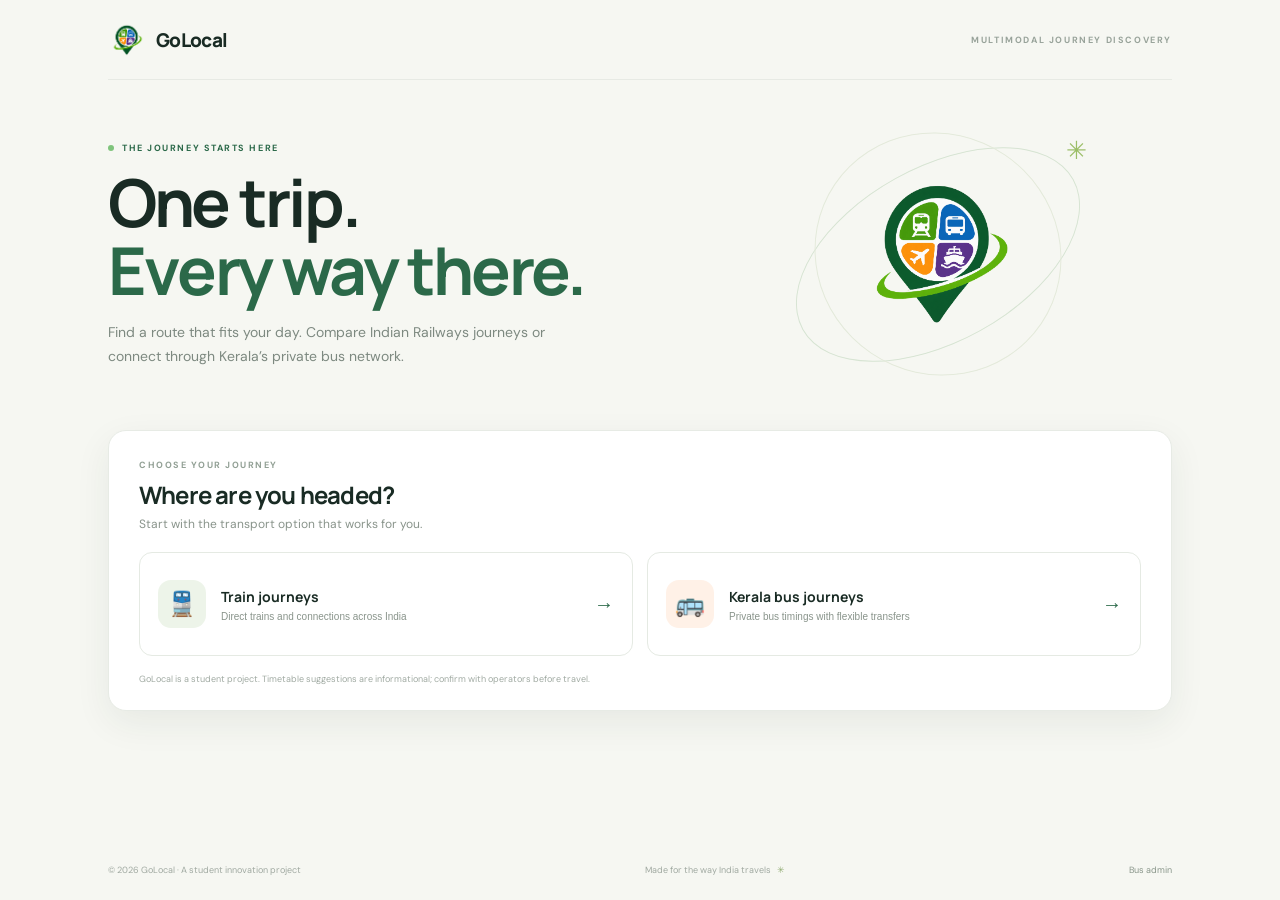
<file: index.html>
<!doctype html>
<html lang="en">
<head>
  <meta charset="utf-8" />
  <meta name="viewport" content="width=device-width, initial-scale=1" />
  <meta name="theme-color" content="#f6f7f2" />
  <meta name="description" content="GoLocal helps you discover train and bus journeys across India." />
  <meta name="mobile-web-app-capable" content="yes" />
  <meta name="apple-mobile-web-app-capable" content="yes" />
  <meta name="apple-mobile-web-app-status-bar-style" content="default" />
  <link rel="manifest" href="/manifest.webmanifest" />
  <link rel="icon" type="image/png" sizes="192x192" href="/icons/icon-192.png" />
  <link rel="apple-touch-icon" href="/icons/icon-192.png" />
  <title>GoLocal — Multimodal journey discovery</title>
  <link rel="preconnect" href="https://fonts.googleapis.com">
  <link rel="preconnect" href="https://fonts.gstatic.com" crossorigin>
  <link href="https://fonts.googleapis.com/css2?family=DM+Sans:wght@400;500;600;700&family=Manrope:wght@400;500;600;700;800&display=swap" rel="stylesheet">
  <link rel="stylesheet" href="styles.css" />
  <link rel="stylesheet" href="app-states.css" />
</head>
<body>
  <main class="launch-page" id="launchPage">
    <header class="launch-topbar"><a class="brand" href="/" aria-label="GoLocal home"><span class="brand-mark" aria-hidden="true"><img src="/icons/golocal-mark.png" alt="" /></span><span>GoLocal</span></a><span class="launch-top-label">MULTIMODAL JOURNEY DISCOVERY</span></header>
    <section class="launch-hero"><div class="launch-copy"><div class="eyebrow"><span class="eyebrow-dot"></span> THE JOURNEY STARTS HERE</div><h1>One trip.<br><em>Every way there.</em></h1><p>Find a route that fits your day. Compare Indian Railways journeys or connect through Kerala’s private bus network.</p></div><div class="launch-art" aria-hidden="true"><div class="launch-orbit orbit-one"></div><div class="launch-orbit orbit-two"></div><div class="launch-pin"><img src="/icons/golocal-mark.png" alt="" /></div><span class="launch-spark">✳</span></div></section>
    <section class="launch-options" aria-labelledby="launchOptionsTitle"><div class="launch-section-kicker">CHOOSE YOUR JOURNEY</div><h2 id="launchOptionsTitle">Where are you headed?</h2><p>Start with the transport option that works for you.</p><div class="launch-mode-grid"><button class="launch-mode-card train-mode" type="button" data-open-app="train"><span class="mode-icon">🚆</span><span class="mode-card-copy"><strong>Train journeys</strong><small>Direct trains and connections across India</small></span><span class="mode-arrow">→</span></button><button class="launch-mode-card bus-mode" type="button" data-open-app="bus"><span class="mode-icon">🚌</span><span class="mode-card-copy"><strong>Kerala bus journeys</strong><small>Private bus timings with flexible transfers</small></span><span class="mode-arrow">→</span></button></div><div class="launch-note">GoLocal is a student project. Timetable suggestions are informational; confirm with operators before travel.</div></section>
    <footer class="launch-footer"><span>© 2026 GoLocal · A student innovation project</span><span>Made for the way India travels <i>✳</i></span><a href="/admin.html">Bus admin</a></footer>
  </main>
  <div class="app-shell" id="trainApp" hidden>
    <aside class="sidebar">
      <a class="brand" href="#top" aria-label="GoLocal home"><span class="brand-mark" aria-hidden="true"><img src="/icons/golocal-mark.png" alt="" /></span><span>GoLocal</span></a>
      <div class="side-label">YOUR JOURNEY</div>
      <nav class="side-nav" aria-label="Main navigation">
        <a class="nav-item active" href="#search"><span class="nav-icon">⌕</span><span>Find trains</span></a>
        <a class="nav-item" href="#results"><span class="nav-icon">▤</span><span>My journeys</span><span class="nav-soon">SOON</span></a>
        <a class="nav-item" href="#info"><span class="nav-icon">◷</span><span>Live status</span></a>
      </nav>
      <div class="side-bottom">
        <div class="help-card"><div class="help-icon">✦</div><strong>Travel, made simpler.</strong><p>One place to explore your next journey across India.</p><a href="#about">About GoLocal <span>↗</span></a></div>
        <div class="student-tag"><span class="status-dot"></span> Student project <span class="tag-country">INDIA</span></div>
      </div>
    </aside>

    <main class="main-content" id="top">
      <header class="topbar"><div class="train-topbar-left"><button class="back-launch" type="button" data-open-app="home">← Home</button><div class="breadcrumb">Explore <span>/</span> <strong>Trains</strong></div></div><div class="top-actions"><span class="today-label" id="todayLabel"></span><button class="icon-button install-button" id="installButton" type="button" title="Install GoLocal" aria-label="Install GoLocal" hidden>↓</button><div class="avatar">G</div></div></header>
      <section class="hero" id="search">
        <div class="hero-copy"><div class="eyebrow"><span class="eyebrow-dot"></span> THE JOURNEY STARTS HERE</div><h1>Where would you<br><em>like to go?</em></h1><p>Find a train that fits your plans. Compare journeys, timings and more.</p></div>
        <div class="hero-art" aria-hidden="true"><div class="sun"></div><div class="hill hill-back"></div><div class="hill hill-front"></div><div class="track"></div><div class="train-art"><div class="train-window"></div><div class="train-window"></div><div class="train-window"></div><div class="train-wheel"></div><div class="train-wheel w2"></div></div><div class="art-spark s1">✳</div><div class="art-spark s2">✦</div></div>
      </section>

      <section class="search-card" aria-label="Search trains">
        <div class="search-fields">
          <div class="field"><span class="field-label">FROM</span><span class="field-main"><span class="field-icon">◉</span><input id="fromInput" value="New Delhi" aria-label="From station" autocomplete="off"/><button class="clear-field" data-clear="fromInput" aria-label="Clear origin">×</button></span><span class="field-sub" id="fromCode">NDLS · New Delhi</span><div class="station-suggestions" id="fromSuggestions" role="listbox" hidden></div></div>
          <button class="swap-button" id="swapButton" aria-label="Swap stations">⇄</button>
          <div class="field"><span class="field-label">TO</span><span class="field-main"><span class="field-icon destination">◎</span><input id="toInput" value="Mumbai Central" aria-label="To station" autocomplete="off"/><button class="clear-field" data-clear="toInput" aria-label="Clear destination">×</button></span><span class="field-sub" id="toCode">MMCT · Mumbai Central</span><div class="station-suggestions" id="toSuggestions" role="listbox" hidden></div></div>
          <label class="field date-field"><span class="field-label">JOURNEY DATE</span><span class="field-main"><span class="field-icon">▦</span><input id="dateInput" type="date" aria-label="Journey date"/></span><span class="field-sub" id="dateHint">Select your travel date</span></label>
          <label class="field class-field"><span class="field-label">TRAVEL CLASS</span><span class="field-main"><span class="field-icon">▣</span><select id="classSelect" aria-label="Travel class"><option value="All classes">All classes</option><option>Sleeper (SL)</option><option>AC 3 Tier (3A)</option><option>AC 2 Tier (2A)</option><option>AC First Class (1A)</option><option>Chair Car (CC)</option></select></span><span class="field-sub">Choose a class</span></label>
        </div>
        <div class="via-stop-row"><button type="button" class="add-via-button" id="toggleVia"><span>＋</span> Add a mid-stop</button><span class="via-helper">Optional · choose a station you want to travel through</span><div class="via-field" id="viaField" hidden><div class="via-input-wrap"><span class="field-icon destination">◎</span><input id="viaInput" aria-label="Mid-stop station" placeholder="Search a station or state" autocomplete="off"/><span class="via-code" id="viaCode">Choose a mid-stop station</span><span class="via-field-caption">MID-STOP</span><div class="station-suggestions" id="viaSuggestions" role="listbox" hidden></div></div><button type="button" id="removeVia" class="remove-via" aria-label="Remove mid-stop">×</button></div></div>
        <datalist id="stations"><option value="New Delhi" label="NDLS"></option><option value="Mumbai Central" label="MMCT"></option><option value="Howrah Junction" label="HWH"></option><option value="Chennai Central" label="MAS"></option><option value="Bengaluru City" label="SBC"></option><option value="Ahmedabad Junction" label="ADI"></option><option value="Jaipur Junction" label="JP"></option><option value="Lucknow Charbagh" label="LKO"></option><option value="Pune Junction" label="PUNE"></option><option value="Agra Cantt" label="AGC"></option><option value="Varanasi Junction" label="BSB"></option><option value="Hyderabad Deccan" label="HYB"></option><option value="Ghaziabad" label="GZB"></option><option value="Kanpur Central" label="CNB"></option><option value="Prayagraj Junction" label="PRYJ"></option><option value="Lokmanyatilak" label="LTT"></option><option value="Mumbai CSMT" label="CSMT"></option><option value="Thiruvananthapuram Central" label="TVC"></option><option value="Thiruvananthapuram North (Kochuveli)" label="TVCN"></option><option value="Ernakulam Junction" label="ERS"></option><option value="Ernakulam Town" label="ERN"></option><option value="Kozhikode" label="CLT"></option><option value="Thrissur" label="TCR"></option><option value="Kollam Junction" label="QLN"></option><option value="Alappuzha" label="ALLP"></option><option value="Kottayam" label="KTYM"></option><option value="Palakkad Junction" label="PGT"></option><option value="Palakkad Town" label="PGTN"></option><option value="Shoranur Junction" label="SRR"></option><option value="Kannur" label="CAN"></option><option value="Kasaragod" label="KGQ"></option><option value="Thalassery" label="TLY"></option><option value="Tirur" label="TIR"></option><option value="Chengannur" label="CNGR"></option><option value="Kayamkulam Junction" label="KYJ"></option><option value="Aluva" label="AWY"></option><option value="Angamaly for Kalady" label="AFK"></option><option value="Cherthala" label="SRTL"></option><option value="Mavelikara" label="MVLK"></option><option value="Thiruvalla" label="TRVL"></option><option value="Karunagappalli" label="KPY"></option><option value="Varkala Sivagiri" label="VAK"></option><option value="Payyanur" label="PAY"></option><option value="Kanhangad" label="KZE"></option><option value="Vadakara" label="BDJ"></option><option value="Ferok" label="FK"></option></datalist>
        <div class="search-footer"><span class="search-note"><span class="small-lock">✳</span><span id="stationCount">Loading station directory…</span></span><button class="search-button" id="searchButton"><span>Find trains</span><span class="button-arrow">→</span></button></div>
      </section>

      <section class="results-section" id="results">
        <div class="results-heading"><div><div class="section-kicker">YOUR OPTIONS</div><h2 id="resultsTitle">Popular journeys</h2><p id="resultsSubtitle">A few routes to get your journey started.</p></div><button class="filter-button" id="sortButton"><span>↕</span> Earliest departure</button></div>
        <div class="plan-tabs" role="tablist" aria-label="Journey plan type"><button class="plan-tab active" role="tab" aria-selected="true" data-plan="direct">Direct trains <span id="directCount">—</span></button><button class="plan-tab" role="tab" aria-selected="false" data-plan="connections">Connecting journeys <span id="connectionCount">—</span></button><span class="plan-tab-note" id="planTabNote">Up to one transfer</span></div>
        <div class="notice"><span class="notice-mark">i</span><span><strong>NTES timetable and running information.</strong> This uses an unofficial NTES client; data may be incomplete. Fares and booking availability are not provided. <a href="https://enquiry.indianrail.gov.in/mntes/" target="_blank" rel="noreferrer">Verify with official NTES ↗</a>.</span></div>
        <div class="train-list" id="trainList"></div>
        <div class="empty-state" id="emptyState" hidden><div class="empty-icon">⌕</div><h3>No trains found</h3><p>Check station codes, or change your date or class.</p><button id="resetSearch">Search New Delhi to Mumbai</button></div>
      </section>

      <section class="info-strip" id="info"><div class="info-icon">◷</div><div><strong>Need live train running status?</strong><p>NTES is the official National Train Enquiry System for train-running updates.</p></div><a href="https://enquiry.indianrail.gov.in/mntes/" target="_blank" rel="noreferrer" class="info-link">Open NTES <span>↗</span></a></section>
      <footer id="about"><span>© 2026 GoLocal · A student innovation project</span><span>Made for the way India travels <i>✳</i></span></footer>
    </main>
  </div>
  <div class="bus-page" id="busApp" hidden>
    <header class="bus-topbar"><button class="back-launch" type="button" data-open-app="home">← GoLocal</button><span class="bus-topbar-title">KERALA BUS PLANNER</span><button class="bus-switch-mode" type="button" data-open-app="train">Plan by train →</button></header>
    <main class="bus-main">
      <section class="bus-hero"><div class="eyebrow"><span class="eyebrow-dot"></span> KERALA PRIVATE BUS TIMINGS</div><h1>Plan a bus journey<br><em>with connections.</em></h1><p>Choose any Kerala bus stops and set how many changes you’re willing to make.</p></section>
      <section class="search-card bus-search-card" aria-label="Search Kerala bus journeys">
        <div class="bus-search-fields">
          <div class="field bus-field"><span class="field-label">FROM BUS STOP</span><span class="field-main"><span class="field-icon">◉</span><input id="busFromInput" placeholder="Search a Kerala bus stop" autocomplete="off" aria-label="From bus stop"/><button class="clear-field" data-bus-clear="busFromInput" type="button" aria-label="Clear origin">×</button></span><span class="field-sub" id="busFromHint">Choose a stop from suggestions</span><div class="station-suggestions bus-suggestions" id="busFromSuggestions" role="listbox" hidden></div></div>
          <button class="swap-button" id="busSwapButton" type="button" aria-label="Swap bus stops">⇄</button>
          <div class="field bus-field"><span class="field-label">TO BUS STOP</span><span class="field-main"><span class="field-icon destination">◎</span><input id="busToInput" placeholder="Search a Kerala bus stop" autocomplete="off" aria-label="To bus stop"/><button class="clear-field" data-bus-clear="busToInput" type="button" aria-label="Clear destination">×</button></span><span class="field-sub" id="busToHint">Choose a stop from suggestions</span><div class="station-suggestions bus-suggestions" id="busToSuggestions" role="listbox" hidden></div></div>
          <label class="field"><span class="field-label">LEAVE AFTER</span><span class="field-main"><span class="field-icon">◷</span><input id="busLeaveAfter" type="time" value="06:00" aria-label="Leave after"/></span><span class="field-sub">Searches scheduled departures</span></label>
          <label class="field"><span class="field-label">MAX CHANGES</span><span class="field-main"><span class="field-icon">⇄</span><input id="busMaxTransfers" type="number" min="0" max="25" value="3" aria-label="Maximum bus changes"/></span><span class="field-sub">0 means direct buses only</span></label>
        </div>
        <div class="bus-search-footer"><label class="unlimited-toggle"><input id="busUnlimited" type="checkbox"/><span>No transfer limit</span></label><span class="bus-source-status" id="busSourceStatus">Bus stops load from the community timetable</span><button class="search-button" id="busSearchButton" type="button"><span>Find bus journeys</span><span class="button-arrow">→</span></button></div>
      </section>
      <section class="bus-results-section" aria-live="polite"><div class="results-heading"><div><div class="section-kicker">YOUR BUS OPTIONS</div><h2 id="busResultsTitle">Kerala bus connections</h2><p id="busResultsSubtitle">Choose two stops to find bus journeys.</p></div></div><div id="busResultsList" class="bus-results-list"></div></section>
      <aside class="bus-disclaimer"><strong>About these timings</strong><p>Schedules come from the community-converted <a href="https://github.com/amith-vp/Kerala-Private-Bus-Timing" target="_blank" rel="noreferrer">Kerala Private Bus Timing dataset</a>. Coverage and times may be incomplete or outdated. This is not live tracking; confirm with the bus operator before travel.</p></aside>
      <footer class="bus-footer">© 2026 GoLocal · Student innovation project</footer>
    </main>
  </div>
  <div class="toast" id="toast" role="status" aria-live="polite"></div>
  <script src="app.js"></script>
  <script src="bus-app.js"></script>
  <script data-name="BMC-Widget" data-cfasync="false" src="https://cdnjs.buymeacoffee.com/1.0.0/widget.prod.min.js" data-id="alvinthomas206" data-description="Support me on Buy me a coffee!" data-message="" data-color="#40DCA5" data-position="Right" data-x_margin="18" data-y_margin="18"></script>
</body>
</html>
</file>
<file: styles.css>
:root{--ink:#192b24;--muted:#77827b;--line:#e5e9e3;--paper:#fff;--canvas:#f6f7f2;--green:#2b6949;--green-dark:#1f5039;--lime:#d9f06b;--orange:#f0a26b;--shadow:0 12px 36px rgba(34,57,44,.07)}*{box-sizing:border-box}html{scroll-behavior:smooth}body{margin:0;background:var(--canvas);color:var(--ink);font-family:"DM Sans",sans-serif;font-size:14px}.app-shell{min-height:100vh;display:flex}.sidebar{width:248px;background:#fff;border-right:1px solid #e8ebe5;padding:29px 18px 22px;display:flex;flex-direction:column;position:fixed;inset:0 auto 0 0;z-index:5}.brand{display:flex;align-items:center;gap:10px;text-decoration:none;color:var(--ink);font-family:Manrope,sans-serif;font-weight:800;font-size:19px;letter-spacing:-.7px;padding:0 10px;margin-bottom:65px}.brand-mark{width:29px;height:29px;border-radius:9px;background:var(--green);color:white;display:grid;place-items:center;font-size:20px;line-height:1;letter-spacing:-2px}.brand-mark span{color:var(--lime)}.side-label,.section-kicker{font-size:10px;font-weight:700;letter-spacing:1.4px;color:#9aa49c}.side-label{padding:0 12px;margin-bottom:13px}.side-nav{display:grid;gap:5px}.nav-item{height:46px;border-radius:9px;display:flex;align-items:center;gap:13px;padding:0 13px;text-decoration:none;color:#657169;font-weight:600;font-size:13px}.nav-item:hover,.nav-item.active{background:#f0f5ed;color:var(--green)}.nav-item.active{font-weight:700}.nav-icon{font-size:20px;width:19px;text-align:center}.nav-soon{font-size:8px;letter-spacing:.6px;background:#f4f5f1;color:#99a39b;padding:4px 6px;border-radius:4px;margin-left:auto}.side-bottom{margin-top:auto}.help-card{background:#f4f6ef;border-radius:12px;padding:17px 15px;margin:0 3px 18px}.help-icon{width:28px;height:28px;border-radius:9px;background:var(--lime);color:var(--green);display:grid;place-items:center;font-size:15px;margin-bottom:13px}.help-card strong{font-size:12px}.help-card p{font-size:11px;color:#7d887f;line-height:1.6;margin:6px 0 13px}.help-card a{font-size:11px;color:var(--green);font-weight:700;text-decoration:none}.help-card a span{margin-left:4px}.student-tag{display:flex;align-items:center;gap:8px;color:#859087;font-size:11px;padding:0 8px}.status-dot,.eyebrow-dot{width:7px;height:7px;background:#7fc47c;border-radius:50%;display:inline-block}.tag-country{margin-left:auto;font-size:8px;letter-spacing:1px;color:#a5ada7}.main-content{width:min(1320px,calc(100% - 248px));margin-left:248px;padding:0 57px;max-width:1490px}.topbar{height:76px;display:flex;align-items:center;justify-content:space-between;border-bottom:1px solid #e7eae4}.breadcrumb{font-size:12px;color:#8a948c}.breadcrumb span{padding:0 9px;color:#c0c7c1}.breadcrumb strong{color:#38483e;font-weight:600}.top-actions{display:flex;align-items:center;gap:15px}.today-label{font-size:11px;color:#919b93}.icon-button{border:1px solid var(--line);background:#fff;width:32px;height:32px;border-radius:9px;color:#6d796f;font-size:17px}.avatar{width:30px;height:30px;border-radius:50%;background:#e6efdc;color:var(--green);font-weight:700;display:grid;place-items:center;font-size:12px}.hero{height:250px;display:flex;position:relative;overflow:hidden;align-items:center;padding:13px 0 0}.hero-copy{z-index:2}.eyebrow{font-size:9px;letter-spacing:1.55px;color:var(--green);font-weight:700;display:flex;gap:8px;align-items:center;margin-bottom:14px}.eyebrow-dot{width:6px;height:6px}h1,h2,h3,p{margin-top:0}h1{font-family:Manrope,sans-serif;font-size:40px;line-height:1.12;letter-spacing:-1.8px;margin:0 0 11px;font-weight:700}h1 em{font-style:normal;color:var(--green)}.hero-copy p{margin:0;color:#7e8980;font-size:13px}.hero-art{position:absolute;right:-9px;bottom:0;width:54%;height:228px;overflow:hidden}.sun{position:absolute;right:17%;top:18px;width:105px;height:105px;border-radius:50%;background:#f2d9a8;opacity:.8}.hill{position:absolute;bottom:0;right:-3%;height:130px;width:74%;border-radius:60% 40% 0 0;background:#d7e5ce;transform:rotate(-8deg)}.hill-back{right:35%;width:70%;height:104px;background:#e6ead8;transform:rotate(8deg)}.hill-front{background:#c6dbbd;height:83px;bottom:-10px;right:-7%;width:85%;transform:rotate(-2deg)}.track{position:absolute;right:0;bottom:28px;width:100%;height:2px;background:#849a7c;transform:rotate(-5deg)}.train-art{position:absolute;right:19%;bottom:35px;width:205px;height:60px;border-radius:12px 19px 7px 7px;background:#2f6c4c;transform:skewX(-7deg);box-shadow:0 10px 0 -4px #d9cbb0}.train-art:before{content:"";position:absolute;left:-18px;bottom:0;border-width:0 0 20px 20px;border-style:solid;border-color:transparent transparent #2f6c4c transparent}.train-window{display:inline-block;width:35px;height:21px;background:#e0eecf;border-radius:5px;margin:12px 0 0 11px}.train-wheel{position:absolute;width:13px;height:13px;background:#284a38;border:3px solid #c1c8b8;bottom:-9px;left:28px;border-radius:50%}.train-wheel.w2{left:auto;right:25px}.art-spark{position:absolute;color:#fff8df}.s1{top:29px;right:44%;font-size:21px}.s2{top:76px;right:8%;font-size:18px}.search-card{background:#fff;border:1px solid #e9ece7;border-radius:13px;box-shadow:var(--shadow);padding:20px 21px 16px;position:relative;z-index:2}.search-fields{display:grid;grid-template-columns:1.07fr 27px 1.07fr 1.1fr .92fr;gap:10px;align-items:center}.field{height:80px;border:1px solid #e8ece6;border-radius:9px;padding:12px 13px;min-width:0;display:flex;flex-direction:column;justify-content:center;position:relative}.field:focus-within{border-color:#85a98d;box-shadow:0 0 0 3px #eaf3e9}.field-label{font-size:8px;letter-spacing:1.1px;font-weight:700;color:#9ba59d;margin-bottom:7px}.field-main{height:21px;display:flex;align-items:center;gap:8px;min-width:0}.field-icon{font-size:15px;color:#5d916a;width:15px;text-align:center}.field-icon.destination{color:#d78b61}.field input,.field select{border:0;outline:0;background:transparent;color:#27372d;font-family:inherit;font-weight:600;font-size:13px;width:100%;min-width:0;padding:0}.field input[type=date]{font-size:11px;color:#48594d}.field select{font-size:12px;appearance:none;cursor:pointer}.field-sub{font-size:9px;color:#a0aaa2;margin-top:5px;padding-left:23px;white-space:nowrap;overflow:hidden;text-overflow:ellipsis}.clear-field{display:none;background:none;border:0;color:#97a29a;font-size:17px;cursor:pointer;padding:0}.field:focus-within .clear-field{display:block}.swap-button{width:27px;height:27px;border:1px solid #e5ebe3;color:var(--green);background:#f8faf6;border-radius:8px;font-size:16px;cursor:pointer;transform:translateY(2px)}.search-footer{display:flex;justify-content:space-between;align-items:center;margin-top:15px}.search-note{font-size:10px;color:#97a198;display:flex;align-items:center;gap:6px}.small-lock{color:#75a67b;font-size:13px}.search-button{height:40px;padding:0 13px 0 17px;border:none;border-radius:8px;background:var(--green);color:white;font-family:inherit;font-weight:600;font-size:12px;display:flex;gap:18px;align-items:center;cursor:pointer;transition:.15s}.search-button:hover{background:var(--green-dark);transform:translateY(-1px)}.button-arrow{font-size:16px;color:#d8ee9d}.results-section{padding-top:36px}.results-heading{display:flex;align-items:flex-end;justify-content:space-between;margin-bottom:15px}.section-kicker{margin-bottom:6px}h2{font-family:Manrope,sans-serif;font-size:20px;letter-spacing:-.6px;margin:0 0 4px;font-weight:700}.results-heading p{font-size:11px;color:#879188;margin:0}.filter-button{border:1px solid #e5e9e3;background:#fff;border-radius:7px;padding:8px 10px;color:#657168;font-family:inherit;font-size:10px;cursor:pointer}.filter-button span{margin-right:6px;color:var(--green);font-size:13px}.notice{display:flex;align-items:flex-start;gap:9px;background:#f1f4ed;border:1px solid #e6ebdf;border-radius:8px;padding:10px 12px;font-size:10px;line-height:1.5;color:#707d72;margin-bottom:13px}.notice strong{color:#506753}.notice a{color:var(--green);font-weight:700;text-decoration:none;margin-left:4px}.notice-mark{border-radius:50%;border:1px solid #96aa91;color:#668064;width:14px;height:14px;text-align:center;font-family:serif;font-weight:700;font-size:10px;line-height:13px;flex:0 0 auto;margin-top:1px}.train-list{display:grid;gap:10px}.train-card{background:#fff;border:1px solid #e9ece7;border-radius:10px;padding:15px 17px 13px;transition:.15s}.train-card:hover{border-color:#cedbc9;box-shadow:0 8px 24px rgba(34,57,44,.05)}.train-top{display:flex;justify-content:space-between;align-items:flex-start}.train-name{display:flex;align-items:center;gap:9px}.train-glyph{width:31px;height:31px;background:#eff4eb;border-radius:9px;display:grid;place-items:center;color:var(--green);font-size:16px}.train-name h3{font-size:12px;margin:0 0 3px;font-weight:700}.train-meta{font-size:9px;color:#919b92}.fare{font-family:Manrope,sans-serif;font-size:16px;font-weight:700;letter-spacing:-.3px}.fare small{font-family:"DM Sans",sans-serif;display:block;text-align:right;font-size:8px;font-weight:400;color:#9aa39b;letter-spacing:0}.journey-line{display:grid;grid-template-columns:90px 1fr 100px;align-items:center;margin:15px 0 11px}.time-block strong{font-family:Manrope,sans-serif;font-size:17px;letter-spacing:-.5px}.time-block span{display:block;font-size:9px;color:#77847a;margin-top:2px}.time-block.end{text-align:right}.route-bar{display:flex;align-items:center;gap:7px;padding:0 8px}.route-bar .node{width:6px;height:6px;border-radius:50%;background:#6c9b70;flex:0 0 auto}.route-bar .node.last{background:#db9a6f}.route-bar .line{height:1px;border-top:1px dashed #cbd5c9;flex:1;position:relative}.route-center{font-size:8px;color:#969f98;white-space:nowrap;text-align:center}.train-bottom{display:flex;justify-content:space-between;align-items:center;border-top:1px solid #f0f2ee;padding-top:10px}.class-pills{display:flex;gap:6px;flex-wrap:wrap}.class-pill{font-size:8px;padding:5px 8px;border-radius:5px;border:1px solid #e7ebe5;color:#647269;background:#fff}.class-pill.available{background:#f1f7ed;color:#578452;border-color:#e2ecdc}.class-pill.waitlist{background:#fbf3ea;color:#bd8051;border-color:#f2e6d8}.card-actions{display:flex;gap:9px;align-items:center}.details-button,.ntes-button{border:0;background:transparent;color:#617467;font-family:inherit;font-size:9px;font-weight:600;cursor:pointer;padding:5px}.ntes-button{color:var(--green);border:1px solid #dfe8dc;border-radius:6px;padding:6px 9px;text-decoration:none}.ntes-button:hover{background:#f2f6ef}.train-details{display:none;border-top:1px solid #eff1ed;margin-top:11px;padding-top:10px;font-size:10px;color:#77847a;line-height:1.7}.train-card.expanded .train-details{display:block}.train-details strong{color:#3d5644}.empty-state{background:#fff;border:1px dashed #dbe3d9;border-radius:10px;text-align:center;padding:34px 20px}.empty-state[hidden]{display:none}.empty-icon{width:38px;height:38px;display:grid;place-items:center;background:#f0f4eb;color:#628264;border-radius:12px;font-size:22px;margin:0 auto 12px}.empty-state h3{font-family:Manrope,sans-serif;font-size:15px;margin-bottom:6px}.empty-state p{font-size:11px;color:#8a958c}.empty-state button{border:0;background:var(--green);color:white;padding:9px 13px;border-radius:7px;font:600 10px "DM Sans",sans-serif;cursor:pointer}.info-strip{margin-top:27px;background:#eaf0e5;border-radius:10px;padding:15px 17px;display:flex;align-items:center;gap:12px}.info-icon{width:33px;height:33px;border-radius:10px;background:#dbe8d4;color:var(--green);display:grid;place-items:center;font-size:16px}.info-strip strong{font-size:11px}.info-strip p{font-size:10px;color:#79877a;margin:3px 0 0}.info-link{margin-left:auto;text-decoration:none;color:var(--green);font-size:10px;font-weight:700}.info-link span{margin-left:5px}footer{display:flex;justify-content:space-between;color:#a0a9a1;font-size:9px;padding:22px 0 28px}footer i{color:#92ae74;font-style:normal;margin-left:4px}.toast{position:fixed;bottom:24px;left:50%;transform:translate(-50%,14px);background:#223c2d;color:white;border-radius:8px;padding:10px 15px;font-size:11px;opacity:0;pointer-events:none;transition:.2s;z-index:8;box-shadow:0 6px 20px #24382c2b}.toast.show{opacity:1;transform:translate(-50%,0)}@media(min-width:1500px){.main-content{padding-left:72px;padding-right:72px}.hero{height:278px}.hero-art{height:250px}}@media(max-width:1050px){.main-content{padding:0 32px}.sidebar{width:220px}.main-content{margin-left:220px;width:calc(100% - 220px)}.search-fields{grid-template-columns:1fr 25px 1fr 1fr}.class-field{grid-column:1/3}.date-field{grid-column:3/5}.hero-art{width:50%}.hero{height:235px}}@media(max-width:700px){.sidebar{width:58px;padding:19px 8px}.brand{margin:0 auto 48px;padding:0}.brand>span:last-child,.side-label,.nav-item>span:not(.nav-icon),.side-bottom{display:none}.nav-item{justify-content:center;padding:0;height:43px}.nav-icon{font-size:19px}.main-content{margin-left:58px;width:calc(100% - 58px);padding:0 18px}.topbar{height:61px}.today-label{display:none}.hero{height:225px;align-items:flex-start;padding-top:31px}.hero-art{opacity:.7;width:78%;height:170px;right:-10px}.sun{width:75px;height:75px}.train-art{transform:scale(.74) skewX(-7deg);transform-origin:right bottom;right:14%;bottom:25px}.hill{height:100px}.hero-copy{max-width:80%}h1{font-size:33px}.hero-copy p{max-width:230px;font-size:11px;line-height:1.5}.search-card{padding:14px}.search-fields{grid-template-columns:1fr 25px 1fr;gap:8px}.field{height:73px;padding:9px}.field:nth-of-type(4){grid-column:1/2}.field:nth-of-type(5){grid-column:2/4}.date-field .field-sub,.class-field .field-sub{display:none}.field input,.field select{font-size:11px}.field input[type=date]{font-size:10px}.field-label{font-size:7px}.search-footer{margin-top:12px}.search-note{font-size:8px}.search-button{height:37px;font-size:10px}.results-section{padding-top:28px}.results-heading{align-items:flex-start;gap:8px}.results-heading p{max-width:205px;line-height:1.5}.filter-button{font-size:0;padding:8px}.filter-button span{font-size:15px;margin:0}.notice{font-size:9px}.notice a{display:inline-block;margin:3px 0 0}.train-card{padding:12px}.train-name{gap:7px}.train-name h3{font-size:10px}.train-meta{font-size:8px}.fare{font-size:14px}.journey-line{grid-template-columns:64px 1fr 65px;margin:13px 0 10px}.time-block strong{font-size:15px}.time-block span{font-size:8px}.route-bar{gap:4px;padding:0 4px}.route-center{font-size:7px}.train-bottom{align-items:flex-start;gap:8px}.class-pills{gap:4px}.class-pill{font-size:7px;padding:4px 5px}.card-actions{gap:1px}.details-button{font-size:8px}.ntes-button{font-size:8px;padding:6px}.info-strip{padding:12px;gap:9px}.info-strip p{line-height:1.5}.info-strip strong{font-size:10px}.info-link{font-size:9px;white-space:nowrap}footer{font-size:8px;gap:8px}footer span:last-child{text-align:right}}@media(max-width:390px){.main-content{padding:0 12px}.hero{height:208px}.hero-art{width:83%}.search-note{max-width:130px;line-height:1.4}.journey-line{grid-template-columns:58px 1fr 58px}.route-center{font-size:6px}.ntes-button{padding:6px}.class-pill{font-size:6.5px}}
</file>
<file: app-states.css>
.live-label{display:flex;align-items:center;gap:5px;color:#548552;font-family:"DM Sans",sans-serif;font-size:8px;font-weight:700;letter-spacing:.7px}.live-label i{width:6px;height:6px;border-radius:50%;background:#72ae6b;display:inline-block}.loading-row,.api-error{background:#fff;border:1px solid #e9ece7;border-radius:10px;padding:20px;color:#68766c;font-size:12px}.loading-row{display:flex;align-items:center;gap:10px}.loading-row span{width:15px;height:15px;border:2px solid #dce8d8;border-top-color:#2b6949;border-radius:50%;animation:spin .8s linear infinite}.api-error{border-color:#f0ded1;background:#fffaf6}.api-error strong{color:#7e4e34}.api-error p{color:#877c72;margin:5px 0 8px}.api-error a{color:#2b6949;font-weight:700;text-decoration:none;font-size:11px}.train-card .ntes-button{cursor:pointer;font-family:inherit;background:#fff}.train-card .ntes-button:hover{background:#f2f6ef}.train-details .route-stop{display:grid;grid-template-columns:55px 1fr auto;gap:10px;padding:5px 0;border-bottom:1px solid #eff1ed}.train-details .route-stop:last-child{border:0}.route-stop>span:first-child{color:#548552;font-weight:700}.live-details{border-top:1px solid #eff1ed;margin-top:11px;padding-top:10px;color:#637267;font-size:10px;line-height:1.6}.live-details[hidden]{display:none}.live-details strong{color:#3d5644}.live-details p{margin:4px 0}.live-details small{color:#99a39b}.search-button:disabled{opacity:.75;cursor:wait}@keyframes spin{to{transform:rotate(360deg)}}
.field:focus-within{z-index:20}.station-suggestions{position:absolute;top:calc(100% + 5px);left:0;width:min(340px,calc(100vw - 90px));max-height:270px;overflow:auto;background:#fff;border:1px solid #e3e9e1;border-radius:9px;box-shadow:0 14px 32px rgba(30,55,39,.16);padding:5px;z-index:30}.station-suggestions[hidden]{display:none}.station-suggestion{width:100%;border:0;background:#fff;border-radius:6px;padding:8px 9px;display:flex;align-items:center;justify-content:space-between;gap:10px;text-align:left;font:500 11px "DM Sans",sans-serif;color:#34473b;cursor:pointer}.station-suggestion:hover,.station-suggestion:focus{outline:0;background:#f0f5ed}.station-suggestion small{font-size:9px;color:#839087;white-space:nowrap}
.plan-tabs{display:flex;align-items:center;gap:7px;border-bottom:1px solid #e6eae4;margin:0 0 13px}.plan-tab{border:0;background:transparent;padding:10px 12px 11px;color:#7d8980;font:600 11px "DM Sans",sans-serif;cursor:pointer;border-bottom:2px solid transparent;margin-bottom:-1px}.plan-tab span{display:inline-grid;place-items:center;min-width:18px;height:18px;margin-left:5px;padding:0 5px;border-radius:8px;background:#f1f4ef;color:#7c8a7f;font-size:9px}.plan-tab.active{color:var(--green);border-bottom-color:var(--green)}.plan-tab.active span{background:#e8f0e3;color:var(--green)}.plan-tab-note{margin-left:auto;color:#9aa39b;font-size:9px;padding-right:3px}.connection-card{background:#fff;border:1px solid #e7ebe5;border-radius:10px;padding:15px 17px 12px}.connection-head{display:flex;align-items:flex-start;justify-content:space-between;margin-bottom:13px}.connection-label{font-size:8px;letter-spacing:1px;color:#68866b;font-weight:700;margin-bottom:5px}.connection-head h3{font:700 12px Manrope,sans-serif;margin:0;color:#293b30}.connection-head h3 span{color:#a1ad9e;font-weight:400;padding:0 3px}.connection-total{font:700 15px Manrope,sans-serif;text-align:right;color:#23382b}.connection-total small{display:block;color:#95a096;font:400 8px "DM Sans",sans-serif;margin-top:1px}.connection-leg{display:grid;grid-template-columns:25px minmax(105px,1fr) auto minmax(28px,.35fr) auto;gap:9px;align-items:center;min-height:42px}.leg-number{width:22px;height:22px;border-radius:7px;background:#eff4eb;color:#648369;display:grid;place-items:center;font-size:8px;font-weight:700}.leg-content{min-width:0}.leg-content strong{display:block;font-size:10px;color:#405347;white-space:nowrap;overflow:hidden;text-overflow:ellipsis}.leg-content small{font-size:8px;color:#929d94}.leg-from,.leg-to{text-align:right;min-width:90px}.leg-from b,.leg-to b{display:block;font-size:9px;color:#425448;font-weight:600;white-space:nowrap}.leg-from span,.leg-to span{display:block;color:#98a198;font-size:8px;margin-top:2px}.leg-line{height:1px;border-top:1px dashed #cbd5c9}.transfer-note{margin:7px 0 7px 34px;background:#f5f7f2;border-radius:5px;padding:6px 8px;color:#71816f;font-size:9px}.connection-leg.second{padding-top:2px}.connection-foot{margin-top:10px;padding-top:9px;border-top:1px solid #f0f2ee;color:#a0a89f;font-size:8px}.connection-card+.connection-card{margin-top:9px}@media(max-width:700px){.plan-tabs{gap:0}.plan-tab{padding:9px 7px;font-size:9px}.plan-tab-note{font-size:8px}.connection-card{padding:12px}.connection-head h3{font-size:10px}.connection-leg{grid-template-columns:22px minmax(68px,.75fr) auto 16px auto;gap:5px}.leg-from,.leg-to{min-width:72px}.leg-from b,.leg-to b{font-size:8px}.leg-content strong{font-size:9px}.leg-content small,.leg-from span,.leg-to span{font-size:7px}.transfer-note{margin-left:27px}}
.via-stop-row{display:flex;align-items:center;gap:9px;margin-top:12px;min-height:26px;position:relative;flex-wrap:wrap}.add-via-button{border:0;background:transparent;padding:3px 2px;color:var(--green);font:700 10px "DM Sans",sans-serif;cursor:pointer}.add-via-button span{font-size:14px;vertical-align:-1px}.via-helper{color:#97a198;font-size:9px}.via-field{display:flex;align-items:center;gap:7px;width:min(350px,100%)}.via-field[hidden]{display:none}.via-input-wrap{position:relative;display:flex;align-items:center;gap:8px;height:36px;border:1px solid #e5eae3;border-radius:7px;padding:0 9px;flex:1;background:#fff}.via-input-wrap:focus-within{border-color:#85a98d;box-shadow:0 0 0 3px #eaf3e9}.via-input-wrap input{border:0;outline:0;min-width:0;width:100%;font:500 11px "DM Sans",sans-serif;color:#27372d}.via-field-caption{position:absolute;right:8px;top:-6px;padding:0 4px;background:#fff;color:#9ba59d;font-size:7px;letter-spacing:.8px}.via-code{position:absolute;left:33px;bottom:-14px;color:#99a39b;font-size:8px;white-space:nowrap}.via-input-wrap .station-suggestions{top:calc(100% + 8px);left:-1px;width:calc(100% + 2px)}.remove-via{width:28px;height:28px;border:1px solid #e5eae3;border-radius:7px;background:#fff;color:#829087;font-size:17px;cursor:pointer}.via-stop-row.has-via .add-via-button,.via-stop-row.has-via .via-helper{display:none}

/* Phone layout: give the journey form the full viewport width and keep navigation reachable. */
@media(max-width:700px){
  .sidebar{inset:auto 0 0;width:100%;height:calc(58px + env(safe-area-inset-bottom));padding:3px 8px env(safe-area-inset-bottom);border-right:0;border-top:1px solid #e8ebe5;flex-direction:row;align-items:center;background:rgba(255,255,255,.97);backdrop-filter:blur(12px)}
  .brand,.side-label,.side-bottom{display:none}
  .side-nav{width:100%;grid-template-columns:repeat(3,minmax(0,1fr));gap:3px}
  .nav-item{height:49px;flex-direction:column;justify-content:center;gap:1px;padding:2px;border-radius:8px;font-size:9px}
  .nav-item>span:not(.nav-icon){display:block}
  .nav-item .nav-soon{display:none}
  .nav-icon{width:auto;font-size:17px;line-height:19px}
  .main-content{width:100%;margin:0;padding:0 14px calc(76px + env(safe-area-inset-bottom))}
  .topbar{height:51px}
  .hero{height:180px;padding-top:23px}
  .hero-copy{max-width:88%}
  h1{font-size:clamp(30px,8.5vw,36px);line-height:1.08}
  .hero-copy p{max-width:235px;font-size:11px}
  .hero-art{width:62%;height:135px;right:-12px;opacity:.42}
  .sun{width:60px;height:60px;top:5px}
  .hill{height:78px}
  .train-art{transform:scale(.62) skewX(-7deg);right:8%;bottom:20px}
  .search-card{padding:12px;border-radius:12px}
  .search-fields{grid-template-columns:minmax(0,1fr) 28px minmax(0,1fr);gap:7px}
  .search-fields>.field:nth-child(1){grid-column:1;grid-row:1}
  #swapButton{grid-column:2;grid-row:1;justify-self:center}
  .search-fields>.field:nth-child(3){grid-column:3;grid-row:1}
  .date-field{grid-column:1/3;grid-row:2}
  .class-field{grid-column:3;grid-row:2}
  .field{height:67px;padding:8px 9px}
  .field-label{margin-bottom:5px;font-size:7px}
  .field input,.field select{font-size:11px}
  .field input[type=date]{font-size:10px}
  .field-sub{margin-top:3px;font-size:8px}
  .date-field .field-sub,.class-field .field-sub{display:none}
  .search-footer{gap:8px;margin-top:10px}
  .search-note{min-width:0;max-width:calc(100% - 125px);font-size:8px;line-height:1.35}
  .search-button{flex:0 0 auto;height:36px;padding:0 10px 0 12px;gap:10px;font-size:10px}
  .via-stop-row{gap:5px;margin-top:8px}
  .via-helper{font-size:8px}
  .via-field{width:100%}
  .results-section{padding-top:23px}
  .results-heading{gap:8px;margin-bottom:11px}
  .results-heading p{max-width:220px;line-height:1.4}
  .plan-tabs{overflow-x:auto;white-space:nowrap}
  .plan-tab{flex:0 0 auto}
  .plan-tab-note{margin-left:auto}
  .notice{padding:9px;font-size:9px}
  .train-card{padding:11px}
  .journey-line{grid-template-columns:minmax(48px,62px) minmax(28px,1fr) minmax(48px,62px);gap:2px}
  .train-bottom{flex-wrap:wrap}
  .class-pills{min-width:0}
  .card-actions{margin-left:auto}
  .connection-card{padding:10px}
  .connection-leg{grid-template-columns:20px minmax(42px,.8fr) auto minmax(10px,.25fr) auto;gap:4px}
  .leg-from,.leg-to{min-width:54px}
  .leg-from b,.leg-to b{font-size:7px}
  .leg-content strong{font-size:8px}
  .info-strip{align-items:flex-start}
  .info-link{white-space:nowrap}
  footer{gap:8px;line-height:1.4}
  .toast{bottom:calc(70px + env(safe-area-inset-bottom));max-width:calc(100vw - 28px);text-align:center}
}

@media(max-width:390px){
  .main-content{padding-right:10px;padding-left:10px}
  .hero{height:166px;padding-top:20px}
  .hero-art{width:56%;height:118px}
  .hero-copy{max-width:90%}
  .hero-copy p{max-width:205px;font-size:10px}
  .search-card{padding:10px}
  .search-fields{gap:5px;grid-template-columns:minmax(0,1fr) 26px minmax(0,1fr)}
  .field{padding:7px}
  .swap-button{width:25px;height:25px}
  .search-note{max-width:calc(100% - 116px);font-size:7px}
  .search-button{height:34px;padding:0 9px;gap:7px}
  .results-heading p{max-width:175px}
  .connection-leg{grid-template-columns:18px minmax(34px,.75fr) auto minmax(8px,.2fr) auto;gap:3px}
  .leg-from,.leg-to{min-width:48px}
  .leg-from b,.leg-to b{font-size:6.5px}
  footer{font-size:7px}
}

.brand-mark{width:38px;height:38px;flex:0 0 38px;background:transparent;border-radius:0;font-size:0;letter-spacing:normal}
.brand-mark img{display:block;width:100%;height:100%;object-fit:contain}

.launch-page[hidden],.app-shell[hidden],.bus-page[hidden]{display:none!important}
.launch-page{width:min(1160px,100%);min-height:100vh;margin:0 auto;padding:0 48px;display:flex;flex-direction:column}
.launch-topbar{height:80px;display:flex;align-items:center;justify-content:space-between;border-bottom:1px solid #e7eae4}
.launch-topbar .brand{padding:0;margin:0}
.launch-top-label,.bus-topbar-title{font-size:9px;letter-spacing:1.6px;font-weight:700;color:#98a39a}
.launch-hero{min-height:350px;display:flex;align-items:center;position:relative;overflow:hidden}
.launch-copy{position:relative;z-index:1;max-width:580px}
.launch-copy h1{font-size:clamp(42px,5.3vw,66px);line-height:1.04;letter-spacing:-2.8px;margin:0 0 16px}
.launch-copy p{max-width:470px;color:#7d8980;font-size:14px;line-height:1.7;margin:0}
.launch-art{position:absolute;right:6%;top:24px;width:340px;height:300px;display:grid;place-items:center;opacity:.96}
.launch-orbit{position:absolute;width:310px;height:175px;border:1px solid #d6e4d2;border-radius:50%;transform:rotate(-29deg)}
.orbit-two{width:250px;height:240px;transform:rotate(34deg);border-color:#e4eadb}
.launch-pin{position:relative;width:180px;height:180px;display:grid;place-items:center}
.launch-pin img{width:100%;height:100%;object-fit:contain}
.launch-spark{position:absolute;right:21px;top:30px;color:#98bc62;font-size:25px}
.launch-options{background:#fff;border:1px solid #e7ebe5;border-radius:18px;padding:28px 30px 25px;box-shadow:var(--shadow)}
.launch-section-kicker{font-size:9px;letter-spacing:1.5px;color:#92a095;font-weight:700;margin-bottom:7px}
.launch-options h2{font:700 24px Manrope,sans-serif;letter-spacing:-.8px;margin:0 0 5px}
.launch-options>p{font-size:12px;color:#89948b;margin:0 0 20px}
.launch-mode-grid{display:grid;grid-template-columns:1fr 1fr;gap:14px}
.launch-mode-card{min-height:104px;border:1px solid #e5eae3;border-radius:13px;background:#fff;display:flex;align-items:center;gap:15px;padding:17px 18px;text-align:left;cursor:pointer;color:var(--ink);transition:.16s}
.launch-mode-card:hover{border-color:#b9d0b6;box-shadow:0 10px 28px rgba(34,57,44,.08);transform:translateY(-2px)}
.mode-icon{width:48px;height:48px;border-radius:13px;background:#edf4e9;display:grid;place-items:center;font-size:24px;flex:0 0 auto}
.bus-mode .mode-icon{background:#fff1e7}
.mode-card-copy{display:grid;gap:5px;min-width:0}
.mode-card-copy strong{font:700 14px Manrope,sans-serif}
.mode-card-copy small{font-size:10px;color:#89948b}
.mode-arrow{margin-left:auto;color:var(--green);font-size:20px}
.launch-note{font-size:9px;color:#a0aaa2;margin-top:17px}
.launch-footer{display:flex;justify-content:space-between;gap:12px;color:#a0a9a1;font-size:9px;padding:20px 0 24px;margin-top:auto}
.launch-footer a{color:#89968a;text-decoration:none}.launch-footer a:hover{color:var(--green)}
.launch-footer i{font-style:normal;color:#92ae74}
.train-topbar-left{display:flex;align-items:center;gap:15px}
.back-launch{border:1px solid #e4e9e2;background:#fff;border-radius:7px;padding:7px 9px;color:#506a57;font:600 10px "DM Sans",sans-serif;cursor:pointer;white-space:nowrap}
.back-launch:hover,.bus-switch-mode:hover{background:#f1f6ed}
.bus-page{min-height:100vh;background:var(--canvas)}
.bus-topbar{height:64px;display:flex;align-items:center;justify-content:space-between;gap:12px;padding:0 max(20px,calc((100vw - 1100px)/2));border-bottom:1px solid #e7eae4;background:#fff}
.bus-switch-mode{border:0;background:transparent;color:var(--green);font:600 10px "DM Sans",sans-serif;cursor:pointer;padding:8px}
.bus-main{width:min(1100px,calc(100% - 48px));margin:0 auto;padding-bottom:40px}
.bus-hero{padding:42px 0 25px}
.bus-hero h1{font-size:40px;line-height:1.1;letter-spacing:-1.5px;margin:0 0 10px}
.bus-hero p{font-size:12px;color:#808b82;margin:0;line-height:1.6}
.bus-search-card{padding:17px}
.bus-search-fields{display:grid;grid-template-columns:minmax(0,1.15fr) 30px minmax(0,1.15fr) minmax(130px,.9fr) minmax(120px,.8fr);gap:9px;align-items:center}
.bus-search-fields .field{height:72px}
.bus-search-fields .field-sub{font-size:8px}
.bus-field{min-width:0}
.bus-field input{font-size:11px}
.bus-suggestions{width:min(340px,calc(100vw - 60px))}
.bus-station-suggestion{width:100%;border:0;background:#fff;border-radius:6px;padding:8px 9px;text-align:left;font:500 10px "DM Sans",sans-serif;color:#34473b;cursor:pointer}
.bus-station-suggestion:hover,.bus-station-suggestion:focus{outline:0;background:#f0f5ed}
.bus-search-footer{display:flex;align-items:center;gap:13px;margin-top:14px;flex-wrap:wrap}
.unlimited-toggle{display:flex;align-items:center;gap:7px;color:#607166;font-size:10px;font-weight:600;cursor:pointer}
.unlimited-toggle input{accent-color:var(--green);width:14px;height:14px;margin:0}
.bus-source-status{font-size:9px;color:#99a39b;flex:1;min-width:150px}
.bus-search-footer .search-button{margin-left:auto}
.bus-results-section{padding-top:31px}
.bus-results-list{display:grid;gap:10px}
.bus-plan-card{background:#fff;border:1px solid #e7ebe5;border-radius:11px;padding:15px 17px 12px}
.bus-plan-head{display:flex;align-items:flex-start;justify-content:space-between;gap:10px;margin-bottom:12px}
.bus-plan-kicker{font-size:8px;letter-spacing:1px;color:#68866b;font-weight:700}
.bus-plan-head h3{font:700 12px Manrope,sans-serif;margin:5px 0 0;color:#293b30}
.bus-plan-head h3 span{color:#a1ad9e;font-weight:400;padding:0 3px}
.bus-total-time{font:700 15px Manrope,sans-serif;text-align:right;color:#23382b;white-space:nowrap}
.bus-total-time small{display:block;color:#95a096;font:400 8px "DM Sans",sans-serif;margin-top:1px}
.bus-leg-list{display:grid;gap:4px}
.bus-leg{display:grid;grid-template-columns:25px minmax(100px,1fr) minmax(90px,auto) minmax(25px,.4fr) minmax(90px,auto);gap:9px;align-items:center;min-height:43px}
.bus-leg-number{width:22px;height:22px;border-radius:7px;background:#eff4eb;color:#648369;display:grid;place-items:center;font-size:8px;font-weight:700}
.bus-leg-vehicle{min-width:0}
.bus-leg-vehicle strong{display:block;font-size:10px;color:#405347;white-space:nowrap;overflow:hidden;text-overflow:ellipsis}
.bus-leg-vehicle small{font-size:8px;color:#929d94}
.bus-leg-time{text-align:right;min-width:0}
.bus-leg-time b{display:block;font-size:9px;color:#425448;font-weight:600;white-space:nowrap}
.bus-leg-time span{display:block;color:#98a198;font-size:8px;margin-top:2px;white-space:nowrap;overflow:hidden;text-overflow:ellipsis;max-width:180px}
.bus-leg-line{height:1px;border-top:1px dashed #cbd5c9}
.bus-transfer-note{margin:3px 0 6px 34px;background:#f5f7f2;border-radius:5px;padding:6px 8px;color:#71816f;font-size:9px}
.bus-plan-foot{margin-top:10px;padding-top:9px;border-top:1px solid #f0f2ee;color:#9aa39b;font-size:8px}
.bus-empty-state{background:#fff;border:1px dashed #dbe3d9;border-radius:10px;padding:22px;color:#68766c;text-align:center}
.bus-empty-state strong{font:700 13px Manrope,sans-serif;color:#293b30}
.bus-empty-state p{font-size:10px;color:#879188;margin:6px 0 0}
.bus-disclaimer{margin-top:24px;border:1px solid #e6ebdf;background:#f1f4ed;border-radius:9px;padding:13px 15px;font-size:10px;color:#707d72;line-height:1.55}
.bus-disclaimer strong{color:#506753}
.bus-disclaimer p{margin:4px 0 0}
.bus-disclaimer a{color:var(--green);font-weight:700}
.bus-footer{color:#a0a9a1;font-size:9px;padding-top:20px}

@media(max-width:850px){
  .launch-page{padding:0 26px}
  .launch-hero{min-height:310px}
  .launch-art{right:0;transform:scale(.82);transform-origin:right center}
  .launch-copy{max-width:62%}
  .bus-search-fields{grid-template-columns:minmax(0,1fr) 28px minmax(0,1fr) minmax(125px,.8fr)}
  .bus-search-fields .field:nth-child(5){grid-column:1/3}
  .bus-search-fields .field:nth-child(4){grid-column:3/5}
}
@media(max-width:700px){
  .launch-page{padding:0 15px}
  .launch-topbar{height:62px}
  .launch-top-label{font-size:7px;letter-spacing:1px}
  .launch-hero{min-height:270px;align-items:flex-start;padding-top:34px}
  .launch-copy{max-width:88%}
  .launch-copy h1{font-size:clamp(38px,10vw,52px);letter-spacing:-1.8px}
  .launch-copy p{font-size:11px;max-width:360px;line-height:1.55}
  .launch-art{width:190px;height:170px;right:-35px;top:96px;transform:scale(.72);opacity:.28}
  .launch-pin{width:140px;height:140px}
  .launch-orbit{width:220px;height:120px}
  .orbit-two{width:170px;height:170px}
  .launch-options{padding:19px 15px 16px;border-radius:14px}
  .launch-options h2{font-size:20px}
  .launch-mode-grid{grid-template-columns:1fr;gap:9px}
  .launch-mode-card{min-height:78px;padding:12px}
  .mode-icon{width:42px;height:42px;font-size:21px}
  .mode-card-copy strong{font-size:12px}
  .mode-card-copy small{font-size:9px}
  .launch-footer{font-size:8px;padding-bottom:18px}
  .train-topbar-left{gap:7px}
  .train-topbar-left .breadcrumb{font-size:10px}
  .back-launch{padding:6px 7px;font-size:9px}
  .bus-topbar{height:54px;padding:0 12px}
  .bus-topbar-title{font-size:7px;letter-spacing:.8px}
  .bus-switch-mode{font-size:9px;padding:6px 2px}
  .bus-main{width:calc(100% - 24px);padding-bottom:26px}
  .bus-hero{padding:25px 0 16px}
  .bus-hero h1{font-size:31px;letter-spacing:-1px}
  .bus-hero p{font-size:10px}
  .bus-search-card{padding:11px}
  .bus-search-fields{grid-template-columns:minmax(0,1fr) 26px minmax(0,1fr);gap:6px}
  .bus-search-fields>.bus-field:first-child{grid-column:1;grid-row:1}
  #busSwapButton{grid-column:2;grid-row:1;justify-self:center}
  .bus-search-fields>.bus-field:nth-child(3){grid-column:3;grid-row:1}
  .bus-search-fields>.field:nth-child(4){grid-column:1/3;grid-row:2}
  .bus-search-fields>.field:nth-child(5){grid-column:3;grid-row:2}
  .bus-search-fields .field{height:66px;padding:7px}
  .bus-search-fields .field-label{font-size:7px;margin-bottom:4px}
  .bus-search-fields .field input{font-size:10px}
  .bus-search-fields .field-sub{font-size:7px}
  .bus-search-footer{gap:8px;margin-top:10px}
  .bus-source-status{order:3;flex-basis:100%;min-width:0;font-size:8px}
  .bus-search-footer .search-button{margin-left:auto;height:35px;font-size:9px;padding:0 9px;gap:7px}
  .unlimited-toggle{font-size:9px}
  .bus-results-section{padding-top:22px}
  .bus-plan-card{padding:11px}
  .bus-leg{grid-template-columns:20px minmax(65px,.8fr) minmax(55px,auto) minmax(12px,.25fr) minmax(55px,auto);gap:4px}
  .bus-leg-number{width:18px;height:18px;font-size:7px}
  .bus-leg-vehicle strong{font-size:8px}
  .bus-leg-vehicle small{font-size:7px}
  .bus-leg-time b{font-size:7px}
  .bus-leg-time span{font-size:6px;max-width:80px}
  .bus-transfer-note{margin-left:24px;font-size:8px}
  .bus-disclaimer{font-size:9px;padding:10px}
}
@media(max-width:390px){
  .launch-page{padding:0 11px}
  .launch-top-label{max-width:115px;text-align:right;line-height:1.4}
  .launch-hero{min-height:246px;padding-top:27px}
  .launch-copy{max-width:94%}
  .launch-copy p{max-width:300px;font-size:10px}
  .launch-art{right:-55px;top:98px;transform:scale(.6);opacity:.2}
  .launch-options{padding:16px 12px}
  .launch-footer{font-size:7px}
  .bus-main{width:calc(100% - 18px)}
  .bus-topbar{padding:0 9px;gap:5px}
  .bus-topbar-title{letter-spacing:.5px}
  .bus-switch-mode{font-size:8px}
  .bus-search-fields{grid-template-columns:minmax(0,1fr) 24px minmax(0,1fr);gap:4px}
  .bus-search-fields .field{padding:6px}
  .bus-leg{grid-template-columns:18px minmax(48px,.75fr) minmax(48px,auto) 8px minmax(48px,auto);gap:3px}
  .bus-leg-time span{max-width:62px}
}
</file>
